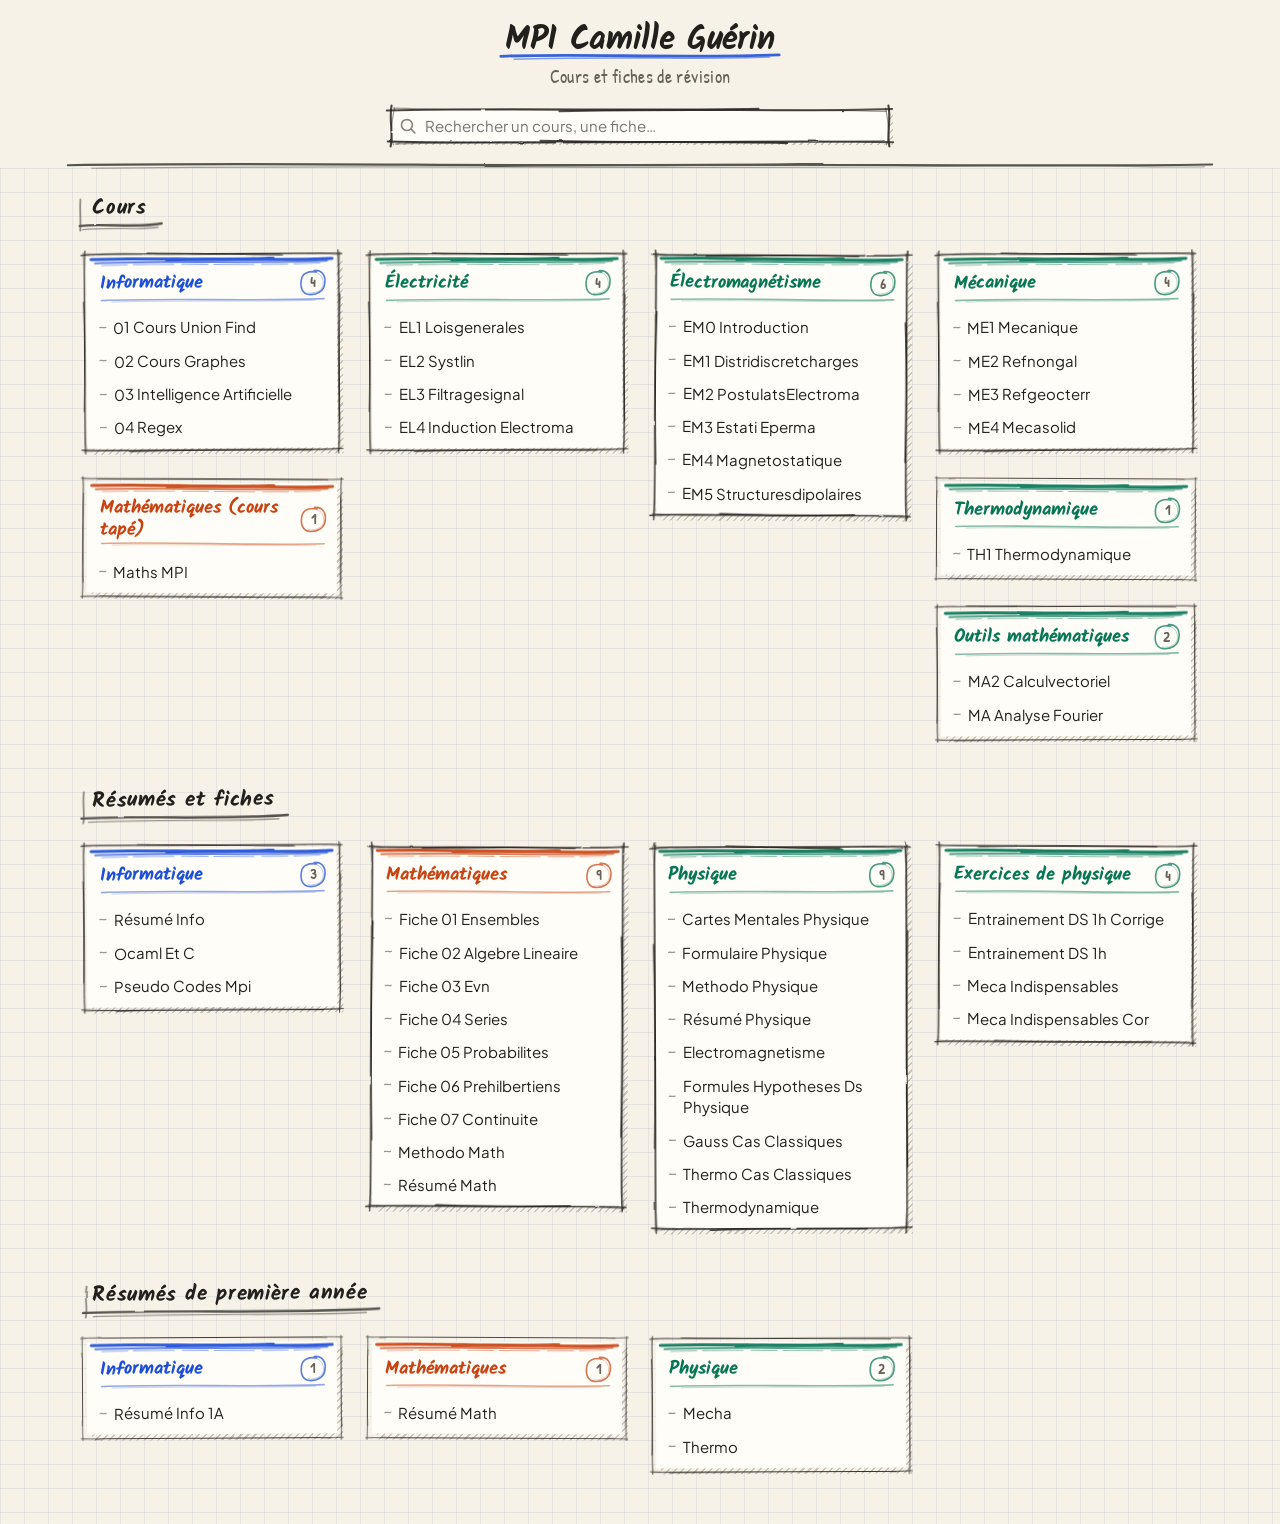
<file: index.html>
<!DOCTYPE html>
<html lang="fr">
<head>
<meta charset="UTF-8">
<meta name="viewport" content="width=device-width, initial-scale=1.0">
<title>MPI Camille Guérin</title>
<link rel="stylesheet" href="styles.css">
</head>
<body>
<header>
  <h1>MPI Camille Guérin</h1>
  <p>Cours et fiches de révision</p>
  <input id="filtre" type="search" placeholder="Rechercher un cours, une fiche…" aria-label="Rechercher">
</header>
<main>
<section><h2>Cours</h2><div class="grille">
<div class="carte info"><h3>Informatique <span>4</span></h3><ul>
<li><a href="cat0/01-cours-union-find.pdf" target="_blank">01 cours union find</a></li>
<li><a href="cat0/02-cours-graphes.pdf" target="_blank">02 cours graphes</a></li>
<li><a href="cat0/03-Intelligence-artificielle.pdf" target="_blank">03 Intelligence artificielle</a></li>
<li><a href="cat0/04-regex.pdf" target="_blank">04 regex</a></li>
</ul></div>
<div class="carte math"><h3>Mathématiques (cours tapé) <span>1</span></h3><ul>
<li><a href="cat0/Maths_MPI.pdf" target="_blank">Maths MPI</a></li>
</ul></div>
<div class="carte physique"><h3>Électricité <span>4</span></h3><ul>
<li><a href="cat0/EL1_Loisgenerales.pdf" target="_blank">EL1 Loisgenerales</a></li>
<li><a href="cat0/EL2_systlin.pdf" target="_blank">EL2 systlin</a></li>
<li><a href="cat0/EL3_Filtragesignal.pdf" target="_blank">EL3 Filtragesignal</a></li>
<li><a href="cat0/EL4_Induction_electroma.pdf" target="_blank">EL4 Induction electroma</a></li>
</ul></div>
<div class="carte physique"><h3>Électromagnétisme <span>6</span></h3><ul>
<li><a href="cat0/EM0_introduction.pdf" target="_blank">EM0 introduction</a></li>
<li><a href="cat0/EM1_Distridiscretcharges.pdf" target="_blank">EM1 Distridiscretcharges</a></li>
<li><a href="cat0/EM2_PostulatsElectroma.pdf" target="_blank">EM2 PostulatsElectroma</a></li>
<li><a href="cat0/EM3_Estati_Eperma.pdf" target="_blank">EM3 Estati Eperma</a></li>
<li><a href="cat0/EM4_Magnetostatique.pdf" target="_blank">EM4 Magnetostatique</a></li>
<li><a href="cat0/EM5_Structuresdipolaires.pdf" target="_blank">EM5 Structuresdipolaires</a></li>
</ul></div>
<div class="carte physique"><h3>Mécanique <span>4</span></h3><ul>
<li><a href="cat0/ME1_Mecanique.pdf" target="_blank">ME1 Mecanique</a></li>
<li><a href="cat0/ME2_Refnongal.pdf" target="_blank">ME2 Refnongal</a></li>
<li><a href="cat0/ME3_Refgeocterr.pdf" target="_blank">ME3 Refgeocterr</a></li>
<li><a href="cat0/ME4_Mecasolid.pdf" target="_blank">ME4 Mecasolid</a></li>
</ul></div>
<div class="carte physique"><h3>Thermodynamique <span>1</span></h3><ul>
<li><a href="cat0/TH1_Thermodynamique.pdf" target="_blank">TH1 Thermodynamique</a></li>
</ul></div>
<div class="carte physique"><h3>Outils mathématiques <span>2</span></h3><ul>
<li><a href="cat0/MA2_Calculvectoriel.pdf" target="_blank">MA2 Calculvectoriel</a></li>
<li><a href="cat0/MA_Analyse_Fourier.pdf" target="_blank">MA Analyse Fourier</a></li>
</ul></div>
</div></section>
<section><h2>Résumés et fiches</h2><div class="grille">
<div class="carte info"><h3>Informatique <span>3</span></h3><ul>
<li><a href="cat1/Résumé-Info.pdf" target="_blank">Résumé Info</a></li>
<li><a href="cat1/ocaml-et-c.pdf" target="_blank">ocaml et c</a></li>
<li><a href="cat1/pseudo-codes-mpi.pdf" target="_blank">pseudo codes mpi</a></li>
</ul></div>
<div class="carte math"><h3>Mathématiques <span>9</span></h3><ul>
<li><a href="cat1/fiche_01_ensembles.pdf" target="_blank">fiche 01 ensembles</a></li>
<li><a href="cat1/fiche_02_algebre_lineaire.pdf" target="_blank">fiche 02 algebre lineaire</a></li>
<li><a href="cat1/fiche_03_evn.pdf" target="_blank">fiche 03 evn</a></li>
<li><a href="cat1/fiche_04_series.pdf" target="_blank">fiche 04 series</a></li>
<li><a href="cat1/fiche_05_probabilites.pdf" target="_blank">fiche 05 probabilites</a></li>
<li><a href="cat1/fiche_06_prehilbertiens.pdf" target="_blank">fiche 06 prehilbertiens</a></li>
<li><a href="cat1/fiche_07_continuite.pdf" target="_blank">fiche 07 continuite</a></li>
<li><a href="cat1/Methodo-Math.pdf" target="_blank">Methodo Math</a></li>
<li><a href="cat1/Résumé-Math.pdf" target="_blank">Résumé Math</a></li>
</ul></div>
<div class="carte physique"><h3>Physique <span>9</span></h3><ul>
<li><a href="cat1/Cartes-Mentales-Physique.pdf" target="_blank">Cartes Mentales Physique</a></li>
<li><a href="cat1/Formulaire-Physique.pdf" target="_blank">Formulaire Physique</a></li>
<li><a href="cat1/Methodo-Physique.pdf" target="_blank">Methodo Physique</a></li>
<li><a href="cat1/Résumé-Physique.pdf" target="_blank">Résumé Physique</a></li>
<li><a href="cat1/electromagnetisme.pdf" target="_blank">electromagnetisme</a></li>
<li><a href="cat1/formules-hypotheses-ds-physique.pdf" target="_blank">formules hypotheses ds physique</a></li>
<li><a href="cat1/gauss-cas-classiques.pdf" target="_blank">gauss cas classiques</a></li>
<li><a href="cat1/thermo-cas-classiques.pdf" target="_blank">thermo cas classiques</a></li>
<li><a href="cat1/thermodynamique.pdf" target="_blank">thermodynamique</a></li>
</ul></div>
<div class="carte physique"><h3>Exercices de physique <span>4</span></h3><ul>
<li><a href="cat1/Entrainement-DS-1h-Corrige.pdf" target="_blank">Entrainement DS 1h Corrige</a></li>
<li><a href="cat1/Entrainement-DS-1h.pdf" target="_blank">Entrainement DS 1h</a></li>
<li><a href="cat1/Meca_indispensables.pdf" target="_blank">Meca indispensables</a></li>
<li><a href="cat1/Meca_indispensables_cor.pdf" target="_blank">Meca indispensables cor</a></li>
</ul></div>
</div></section>
<section><h2>Résumés de première année</h2><div class="grille">
<div class="carte info"><h3>Informatique <span>1</span></h3><ul>
<li><a href="cat2/Résumé-Info-1A.pdf" target="_blank">Résumé Info 1A</a></li>
</ul></div>
<div class="carte math"><h3>Mathématiques <span>1</span></h3><ul>
<li><a href="cat2/Résumé-Math.pdf" target="_blank">Résumé Math</a></li>
</ul></div>
<div class="carte physique"><h3>Physique <span>2</span></h3><ul>
<li><a href="cat2/Mecha.pdf" target="_blank">Mecha</a></li>
<li><a href="cat2/Thermo.pdf" target="_blank">Thermo</a></li>
</ul></div>
</div></section>
</main>
<script>
const filtre = document.getElementById("filtre");
filtre.addEventListener("input", () => {
  const q = filtre.value.toLowerCase().normalize("NFD").replace(/\p{M}/gu, "");
  document.querySelectorAll(".carte").forEach(c => {
    let n = 0;
    c.querySelectorAll("li").forEach(li => {
      const ok = li.textContent.toLowerCase().normalize("NFD").replace(/\p{M}/gu, "").includes(q);
      li.hidden = !ok; n += ok;
    });
    c.hidden = n === 0;
  });
});
</script>
</body>
</html>
</file>
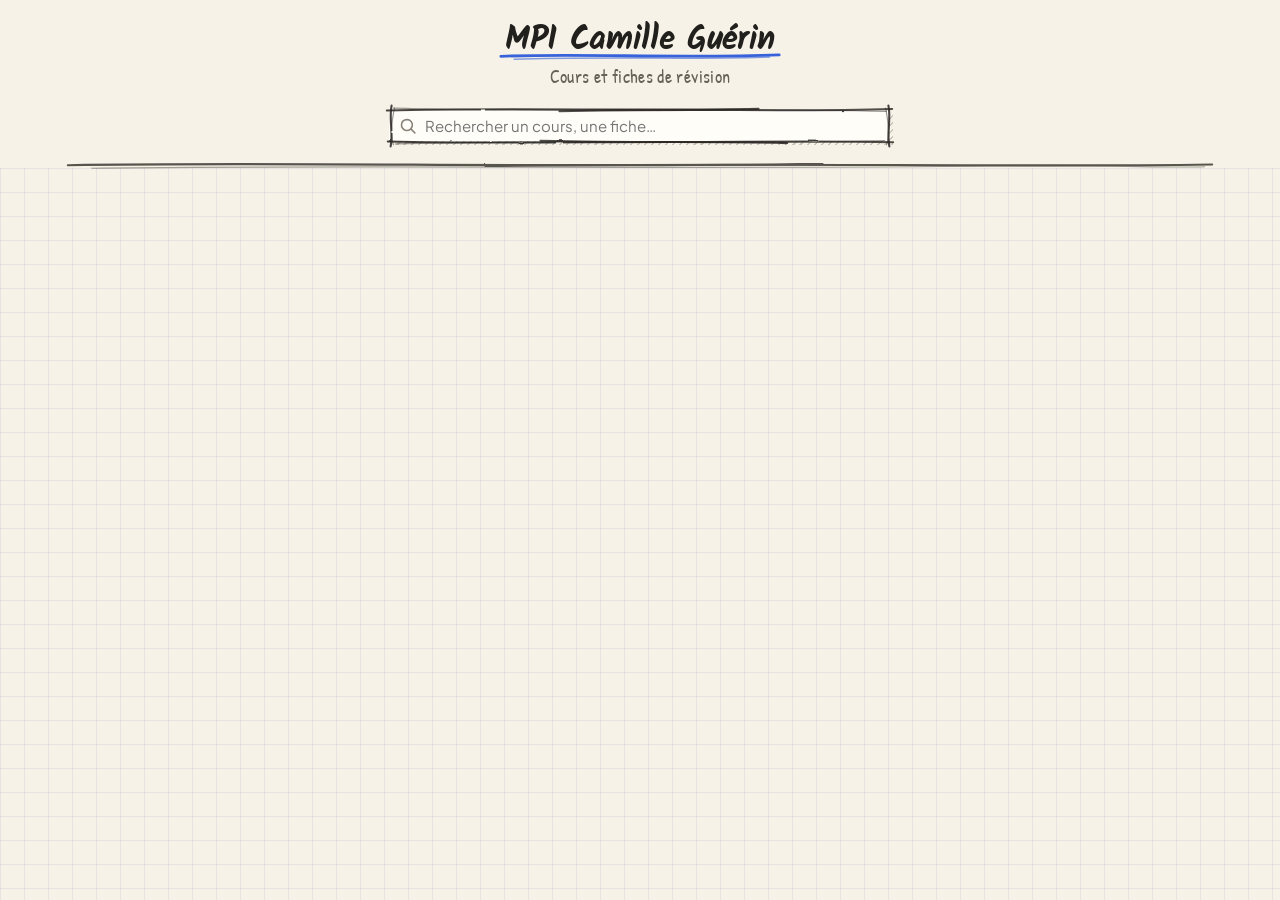
<file: modele.html>
<!DOCTYPE html>
<html lang="fr">
<head>
<meta charset="UTF-8">
<meta name="viewport" content="width=device-width, initial-scale=1.0">
<title>MPI Camille Guérin</title>
<link rel="stylesheet" href="styles.css">
</head>
<body>
<header>
  <h1>MPI Camille Guérin</h1>
  <p>Cours et fiches de révision</p>
  <input id="filtre" type="search" placeholder="Rechercher un cours, une fiche…" aria-label="Rechercher">
</header>
<main>
<!-- CATEGORIES -->
</main>
<script>
const filtre = document.getElementById("filtre");
filtre.addEventListener("input", () => {
  const q = filtre.value.toLowerCase().normalize("NFD").replace(/\p{M}/gu, "");
  document.querySelectorAll(".carte").forEach(c => {
    let n = 0;
    c.querySelectorAll("li").forEach(li => {
      const ok = li.textContent.toLowerCase().normalize("NFD").replace(/\p{M}/gu, "").includes(q);
      li.hidden = !ok; n += ok;
    });
    c.hidden = n === 0;
  });
});
</script>
</body>
</html>
</file>
<file: styles.css>
@import url('https://fonts.googleapis.com/css2?family=Kalam:wght@400;700&family=Patrick+Hand&family=Plus+Jakarta+Sans:wght@400;500;600&display=swap');

:root {
  --fond: #f6f2e8;
  --carreaux: rgba(95, 115, 145, 0.11);
  --carte: #fffdf8;
  --texte: #22201d;
  --doux: #686158;
  --bord: #2b2723;
  --ombre-hachure: rgba(43, 39, 35, 0.22);
  --survol: rgba(43, 39, 35, 0.06);
  --math: #c84312;
  --info: #1d4ed8;
  --physique: #067655;
  --autre: #7339d6;

  /* Bordures composées de vrais coups de crayon superposés (traits qui se relaient à mi-parcours,
     esquisses décalées qui se croisent, dépassements francs aux coins et grain graphite via feTurbulence) */
  --cadre-crayon-1: url("data:image/svg+xml,%3Csvg xmlns='http://www.w3.org/2000/svg' viewBox='0 0 320 320'%3E%3Cdefs%3E%3Cfilter id='g' x='-10%25' y='-10%25' width='120%25' height='120%25'%3E%3CfeTurbulence type='fractalNoise' baseFrequency='0.045' numOctaves='3' seed='5' result='n'/%3E%3CfeDisplacementMap in='SourceGraphic' in2='n' scale='4.2' xChannelSelector='R' yChannelSelector='G'/%3E%3C/filter%3E%3C/defs%3E%3Cg filter='url(%23g)' fill='none' stroke='%232b2723' stroke-linecap='round' stroke-linejoin='round'%3E%3C!-- Haut : 3 coups de crayon qui se chevauchent --%3E%3Cpath stroke-width='3.8' stroke-opacity='0.9' d='M 4,18 C 62,11 138,14 218,19'/%3E%3Cpath stroke-width='3.6' stroke-opacity='0.86' d='M 108,12 C 182,18 252,11 315,16'/%3E%3Cpath stroke-width='2.1' stroke-opacity='0.52' d='M 10,12 C 95,21 205,9 310,20'/%3E%3Cpath stroke-width='1.5' stroke-opacity='0.34' stroke-dasharray='28 10 46 12 22 8' d='M 18,21 C 120,11 220,20 304,12'/%3E%3C!-- Bas : coups de crayon croisés --%3E%3Cpath stroke-width='3.8' stroke-opacity='0.9' d='M 5,303 C 78,309 162,301 242,306'/%3E%3Cpath stroke-width='3.6' stroke-opacity='0.86' d='M 92,308 C 175,301 248,308 316,302'/%3E%3Cpath stroke-width='2.1' stroke-opacity='0.52' d='M 12,308 C 110,299 215,310 308,300'/%3E%3Cpath stroke-width='1.4' stroke-opacity='0.32' stroke-dasharray='36 9 24 10 44 8' d='M 20,300 C 130,308 230,300 300,307'/%3E%3C!-- Gauche : coups de crayon verticaux --%3E%3Cpath stroke-width='3.7' stroke-opacity='0.88' d='M 17,4 C 11,72 18,148 13,226'/%3E%3Cpath stroke-width='3.6' stroke-opacity='0.86' d='M 12,104 C 19,178 11,248 16,315'/%3E%3Cpath stroke-width='2.1' stroke-opacity='0.5' d='M 11,12 C 20,105 10,210 19,308'/%3E%3C!-- Droite : coups de crayon verticaux --%3E%3Cpath stroke-width='3.8' stroke-opacity='0.9' d='M 303,5 C 309,78 301,158 306,238'/%3E%3Cpath stroke-width='3.6' stroke-opacity='0.86' d='M 308,96 C 301,172 308,246 302,316'/%3E%3Cpath stroke-width='2.1' stroke-opacity='0.52' d='M 309,11 C 300,108 310,212 301,309'/%3E%3Cpath stroke-width='1.5' stroke-opacity='0.32' stroke-dasharray='30 10 48 12' d='M 301,22 C 308,125 300,225 307,298'/%3E%3C/g%3E%3C/svg%3E");

  --cadre-crayon-2: url("data:image/svg+xml,%3Csvg xmlns='http://www.w3.org/2000/svg' viewBox='0 0 320 320'%3E%3Cdefs%3E%3Cfilter id='g' x='-10%25' y='-10%25' width='120%25' height='120%25'%3E%3CfeTurbulence type='fractalNoise' baseFrequency='0.045' numOctaves='3' seed='12' result='n'/%3E%3CfeDisplacementMap in='SourceGraphic' in2='n' scale='4.2' xChannelSelector='R' yChannelSelector='G'/%3E%3C/filter%3E%3C/defs%3E%3Cg filter='url(%23g)' fill='none' stroke='%232b2723' stroke-linecap='round' stroke-linejoin='round'%3E%3Cpath stroke-width='3.8' stroke-opacity='0.9' d='M 5,14 C 75,20 155,11 235,17'/%3E%3Cpath stroke-width='3.6' stroke-opacity='0.86' d='M 88,19 C 168,12 245,19 316,13'/%3E%3Cpath stroke-width='2.1' stroke-opacity='0.52' d='M 11,20 C 108,10 212,21 309,11'/%3E%3Cpath stroke-width='3.8' stroke-opacity='0.9' d='M 4,306 C 72,300 152,308 230,302'/%3E%3Cpath stroke-width='3.6' stroke-opacity='0.86' d='M 102,301 C 180,308 252,300 315,306'/%3E%3Cpath stroke-width='2.1' stroke-opacity='0.52' d='M 10,301 C 102,310 208,299 310,309'/%3E%3Cpath stroke-width='1.5' stroke-opacity='0.34' stroke-dasharray='32 9 44 11 20 8' d='M 22,308 C 125,300 225,309 298,302'/%3E%3Cpath stroke-width='3.7' stroke-opacity='0.88' d='M 14,5 C 20,76 11,154 17,232'/%3E%3Cpath stroke-width='3.6' stroke-opacity='0.86' d='M 18,92 C 11,170 19,244 13,316'/%3E%3Cpath stroke-width='2.1' stroke-opacity='0.5' d='M 19,11 C 10,108 21,214 12,309'/%3E%3Cpath stroke-width='1.4' stroke-opacity='0.32' stroke-dasharray='26 9 42 11' d='M 12,24 C 19,128 11,228 18,296'/%3E%3Cpath stroke-width='3.8' stroke-opacity='0.9' d='M 306,4 C 300,74 308,152 302,230'/%3E%3Cpath stroke-width='3.6' stroke-opacity='0.86' d='M 301,102 C 308,178 300,250 306,315'/%3E%3Cpath stroke-width='2.1' stroke-opacity='0.52' d='M 301,10 C 310,104 299,208 309,310'/%3E%3C/g%3E%3C/svg%3E");

  --cadre-filtre: url("data:image/svg+xml,%3Csvg xmlns='http://www.w3.org/2000/svg' viewBox='0 0 540 54' preserveAspectRatio='none'%3E%3Cdefs%3E%3Cfilter id='gf' x='-5%25' y='-15%25' width='110%25' height='130%25'%3E%3CfeTurbulence type='fractalNoise' baseFrequency='0.05' numOctaves='2' seed='7' result='n'/%3E%3CfeDisplacementMap in='SourceGraphic' in2='n' scale='2.2' xChannelSelector='R' yChannelSelector='G'/%3E%3C/filter%3E%3C/defs%3E%3Cg filter='url(%23gf)' fill='none' stroke='%232b2723' stroke-linecap='round'%3E%3Cpath vector-effect='non-scaling-stroke' stroke-width='2.1' stroke-opacity='0.85' d='M 3,8 C 125,4 265,9 395,6'/%3E%3Cpath vector-effect='non-scaling-stroke' stroke-width='2.0' stroke-opacity='0.82' d='M 185,9 C 315,5 435,10 536,6'/%3E%3Cpath vector-effect='non-scaling-stroke' stroke-width='1.15' stroke-opacity='0.46' d='M 10,5 C 185,11 365,4 530,9'/%3E%3Cpath vector-effect='non-scaling-stroke' stroke-width='2.1' stroke-opacity='0.88' d='M 4,46 C 145,50 295,44 425,48'/%3E%3Cpath vector-effect='non-scaling-stroke' stroke-width='2.0' stroke-opacity='0.82' d='M 165,45 C 305,49 430,44 537,47'/%3E%3Cpath vector-effect='non-scaling-stroke' stroke-width='1.15' stroke-opacity='0.46' d='M 12,49 C 195,43 375,50 528,45'/%3E%3Cpath vector-effect='non-scaling-stroke' stroke-width='2.1' stroke-opacity='0.86' d='M 8,2 C 5,18 10,36 7,52'/%3E%3Cpath vector-effect='non-scaling-stroke' stroke-width='1.2' stroke-opacity='0.48' d='M 11,5 C 8,22 6,38 10,50'/%3E%3Cpath vector-effect='non-scaling-stroke' stroke-width='2.1' stroke-opacity='0.86' d='M 532,2 C 535,18 530,36 533,52'/%3E%3Cpath vector-effect='non-scaling-stroke' stroke-width='1.2' stroke-opacity='0.48' d='M 529,5 C 532,22 534,38 530,50'/%3E%3C/g%3E%3C/svg%3E");
}

@media (prefers-color-scheme: dark) {
  :root {
    --fond: #161619;
    --carreaux: rgba(255, 255, 255, 0.04);
    --carte: #1f1f24;
    --texte: #efece6;
    --doux: #a09a90;
    --bord: #e2ded4;
    --ombre-hachure: rgba(226, 222, 212, 0.18);
    --survol: rgba(255, 255, 255, 0.065);
    --math: #fb923c;
    --info: #60a5fa;
    --physique: #34d399;
    --autre: #a78bfa;

    --cadre-crayon-1: url("data:image/svg+xml,%3Csvg xmlns='http://www.w3.org/2000/svg' viewBox='0 0 320 320'%3E%3Cdefs%3E%3Cfilter id='g' x='-10%25' y='-10%25' width='120%25' height='120%25'%3E%3CfeTurbulence type='fractalNoise' baseFrequency='0.045' numOctaves='3' seed='5' result='n'/%3E%3CfeDisplacementMap in='SourceGraphic' in2='n' scale='4.2' xChannelSelector='R' yChannelSelector='G'/%3E%3C/filter%3E%3C/defs%3E%3Cg filter='url(%23g)' fill='none' stroke='%23e2ded4' stroke-linecap='round' stroke-linejoin='round'%3E%3Cpath stroke-width='3.8' stroke-opacity='0.86' d='M 4,18 C 62,11 138,14 218,19'/%3E%3Cpath stroke-width='3.6' stroke-opacity='0.82' d='M 108,12 C 182,18 252,11 315,16'/%3E%3Cpath stroke-width='2.1' stroke-opacity='0.48' d='M 10,12 C 95,21 205,9 310,20'/%3E%3Cpath stroke-width='1.5' stroke-opacity='0.32' stroke-dasharray='28 10 46 12 22 8' d='M 18,21 C 120,11 220,20 304,12'/%3E%3Cpath stroke-width='3.8' stroke-opacity='0.86' d='M 5,303 C 78,309 162,301 242,306'/%3E%3Cpath stroke-width='3.6' stroke-opacity='0.82' d='M 92,308 C 175,301 248,308 316,302'/%3E%3Cpath stroke-width='2.1' stroke-opacity='0.48' d='M 12,308 C 110,299 215,310 308,300'/%3E%3Cpath stroke-width='1.4' stroke-opacity='0.3' stroke-dasharray='36 9 24 10 44 8' d='M 20,300 C 130,308 230,300 300,307'/%3E%3Cpath stroke-width='3.7' stroke-opacity='0.85' d='M 17,4 C 11,72 18,148 13,226'/%3E%3Cpath stroke-width='3.6' stroke-opacity='0.82' d='M 12,104 C 19,178 11,248 16,315'/%3E%3Cpath stroke-width='2.1' stroke-opacity='0.48' d='M 11,12 C 20,105 10,210 19,308'/%3E%3Cpath stroke-width='3.8' stroke-opacity='0.86' d='M 303,5 C 309,78 301,158 306,238'/%3E%3Cpath stroke-width='3.6' stroke-opacity='0.82' d='M 308,96 C 301,172 308,246 302,316'/%3E%3Cpath stroke-width='2.1' stroke-opacity='0.48' d='M 309,11 C 300,108 310,212 301,309'/%3E%3Cpath stroke-width='1.5' stroke-opacity='0.3' stroke-dasharray='30 10 48 12' d='M 301,22 C 308,125 300,225 307,298'/%3E%3C/g%3E%3C/svg%3E");

    --cadre-crayon-2: url("data:image/svg+xml,%3Csvg xmlns='http://www.w3.org/2000/svg' viewBox='0 0 320 320'%3E%3Cdefs%3E%3Cfilter id='g' x='-10%25' y='-10%25' width='120%25' height='120%25'%3E%3CfeTurbulence type='fractalNoise' baseFrequency='0.045' numOctaves='3' seed='12' result='n'/%3E%3CfeDisplacementMap in='SourceGraphic' in2='n' scale='4.2' xChannelSelector='R' yChannelSelector='G'/%3E%3C/filter%3E%3C/defs%3E%3Cg filter='url(%23g)' fill='none' stroke='%23e2ded4' stroke-linecap='round' stroke-linejoin='round'%3E%3Cpath stroke-width='3.8' stroke-opacity='0.86' d='M 5,14 C 75,20 155,11 235,17'/%3E%3Cpath stroke-width='3.6' stroke-opacity='0.82' d='M 88,19 C 168,12 245,19 316,13'/%3E%3Cpath stroke-width='2.1' stroke-opacity='0.48' d='M 11,20 C 108,10 212,21 309,11'/%3E%3Cpath stroke-width='3.8' stroke-opacity='0.86' d='M 4,306 C 72,300 152,308 230,302'/%3E%3Cpath stroke-width='3.6' stroke-opacity='0.82' d='M 102,301 C 180,308 252,300 315,306'/%3E%3Cpath stroke-width='2.1' stroke-opacity='0.48' d='M 10,301 C 102,310 208,299 310,309'/%3E%3Cpath stroke-width='1.5' stroke-opacity='0.3' stroke-dasharray='32 9 44 11 20 8' d='M 22,308 C 125,300 225,309 298,302'/%3E%3Cpath stroke-width='3.7' stroke-opacity='0.85' d='M 14,5 C 20,76 11,154 17,232'/%3E%3Cpath stroke-width='3.6' stroke-opacity='0.82' d='M 18,92 C 11,170 19,244 13,316'/%3E%3Cpath stroke-width='2.1' stroke-opacity='0.48' d='M 19,11 C 10,108 21,214 12,309'/%3E%3Cpath stroke-width='1.4' stroke-opacity='0.3' stroke-dasharray='26 9 42 11' d='M 12,24 C 19,128 11,228 18,296'/%3E%3Cpath stroke-width='3.8' stroke-opacity='0.86' d='M 306,4 C 300,74 308,152 302,230'/%3E%3Cpath stroke-width='3.6' stroke-opacity='0.82' d='M 301,102 C 308,178 300,250 306,315'/%3E%3Cpath stroke-width='2.1' stroke-opacity='0.48' d='M 301,10 C 310,104 299,208 309,310'/%3E%3C/g%3E%3C/svg%3E");

    --cadre-filtre: url("data:image/svg+xml,%3Csvg xmlns='http://www.w3.org/2000/svg' viewBox='0 0 540 54' preserveAspectRatio='none'%3E%3Cdefs%3E%3Cfilter id='gf' x='-5%25' y='-15%25' width='110%25' height='130%25'%3E%3CfeTurbulence type='fractalNoise' baseFrequency='0.05' numOctaves='2' seed='7' result='n'/%3E%3CfeDisplacementMap in='SourceGraphic' in2='n' scale='2.2' xChannelSelector='R' yChannelSelector='G'/%3E%3C/filter%3E%3C/defs%3E%3Cg filter='url(%23gf)' fill='none' stroke='%23e2ded4' stroke-linecap='round'%3E%3Cpath vector-effect='non-scaling-stroke' stroke-width='2.1' stroke-opacity='0.82' d='M 3,8 C 125,4 265,9 395,6'/%3E%3Cpath vector-effect='non-scaling-stroke' stroke-width='2.0' stroke-opacity='0.78' d='M 185,9 C 315,5 435,10 536,6'/%3E%3Cpath vector-effect='non-scaling-stroke' stroke-width='1.15' stroke-opacity='0.44' d='M 10,5 C 185,11 365,4 530,9'/%3E%3Cpath vector-effect='non-scaling-stroke' stroke-width='2.1' stroke-opacity='0.84' d='M 4,46 C 145,50 295,44 425,48'/%3E%3Cpath vector-effect='non-scaling-stroke' stroke-width='2.0' stroke-opacity='0.78' d='M 165,45 C 305,49 430,44 537,47'/%3E%3Cpath vector-effect='non-scaling-stroke' stroke-width='1.15' stroke-opacity='0.44' d='M 12,49 C 195,43 375,50 528,45'/%3E%3Cpath vector-effect='non-scaling-stroke' stroke-width='2.1' stroke-opacity='0.82' d='M 8,2 C 5,18 10,36 7,52'/%3E%3Cpath vector-effect='non-scaling-stroke' stroke-width='1.2' stroke-opacity='0.44' d='M 11,5 C 8,22 6,38 10,50'/%3E%3Cpath vector-effect='non-scaling-stroke' stroke-width='2.1' stroke-opacity='0.82' d='M 532,2 C 535,18 530,36 533,52'/%3E%3Cpath vector-effect='non-scaling-stroke' stroke-width='1.2' stroke-opacity='0.44' d='M 529,5 C 532,22 534,38 530,50'/%3E%3C/g%3E%3C/svg%3E");
  }
}

* {
  box-sizing: border-box;
}

body {
  margin: 0;
  background-color: var(--fond);
  background-image:
    linear-gradient(to right, var(--carreaux) 1px, transparent 1px),
    linear-gradient(to bottom, var(--carreaux) 1px, transparent 1px);
  background-size: 24px 24px;
  color: var(--texte);
  font: 15px/1.45 "Plus Jakarta Sans", system-ui, -apple-system, "Segoe UI", Roboto, sans-serif;
}

header {
  position: sticky;
  top: 0;
  z-index: 10;
  background-color: color-mix(in srgb, var(--fond) 92%, transparent);
  backdrop-filter: blur(6px);
  padding: 1.35rem 16px 1.25rem;
  text-align: center;
}

/* Double coup de crayon séparateur en bas du header */
header::after {
  content: "";
  position: absolute;
  left: 50%;
  bottom: -4px;
  transform: translateX(-50%);
  width: min(72rem, 96%);
  height: 12px;
  background-color: var(--bord);
  opacity: 0.78;
  -webkit-mask: url("data:image/svg+xml,%3Csvg xmlns='http://www.w3.org/2000/svg' viewBox='0 0 1200 16' preserveAspectRatio='none'%3E%3Cdefs%3E%3Cfilter id='gh'%3E%3CfeTurbulence type='fractalNoise' baseFrequency='0.04' numOctaves='2' result='n'/%3E%3CfeDisplacementMap in='SourceGraphic' in2='n' scale='2.2'/%3E%3C/filter%3E%3C/defs%3E%3Cg filter='url(%23gh)' fill='none' stroke='black' stroke-linecap='round'%3E%3Cpath vector-effect='non-scaling-stroke' d='M 4,7 C 240,2 510,11 790,5' stroke-width='2.2'/%3E%3Cpath vector-effect='non-scaling-stroke' d='M 440,8 C 720,3 980,10 1196,6' stroke-width='2.1'/%3E%3Cpath vector-effect='non-scaling-stroke' d='M 28,11 C 320,6 660,13 960,8 C 1085,6 1150,11 1188,9' stroke-width='1.15' stroke-opacity='0.52'/%3E%3C/g%3E%3C/svg%3E") no-repeat center / 100% 100%;
  mask: url("data:image/svg+xml,%3Csvg xmlns='http://www.w3.org/2000/svg' viewBox='0 0 1200 16' preserveAspectRatio='none'%3E%3Cdefs%3E%3Cfilter id='gh'%3E%3CfeTurbulence type='fractalNoise' baseFrequency='0.04' numOctaves='2' result='n'/%3E%3CfeDisplacementMap in='SourceGraphic' in2='n' scale='2.2'/%3E%3C/filter%3E%3C/defs%3E%3Cg filter='url(%23gh)' fill='none' stroke='black' stroke-linecap='round'%3E%3Cpath vector-effect='non-scaling-stroke' d='M 4,7 C 240,2 510,11 790,5' stroke-width='2.2'/%3E%3Cpath vector-effect='non-scaling-stroke' d='M 440,8 C 720,3 980,10 1196,6' stroke-width='2.1'/%3E%3Cpath vector-effect='non-scaling-stroke' d='M 28,11 C 320,6 660,13 960,8 C 1085,6 1150,11 1188,9' stroke-width='1.15' stroke-opacity='0.52'/%3E%3C/g%3E%3C/svg%3E") no-repeat center / 100% 100%;
  pointer-events: none;
}

h1 {
  margin: 0;
  font-family: "Kalam", "Patrick Hand", cursive, sans-serif;
  font-size: 2.05rem;
  font-weight: 700;
  letter-spacing: -0.01em;
  line-height: 1.15;
  display: inline-block;
  position: relative;
}

/* Coup de crayon de couleur sous le titre principal */
h1::after {
  content: "";
  position: absolute;
  left: -3%;
  right: -3%;
  bottom: -3px;
  height: 10px;
  background-color: var(--info);
  opacity: 0.88;
  -webkit-mask: url("data:image/svg+xml,%3Csvg xmlns='http://www.w3.org/2000/svg' viewBox='0 0 300 14' preserveAspectRatio='none'%3E%3Cpath vector-effect='non-scaling-stroke' d='M 4,6 C 85,2 195,9 296,4' fill='none' stroke='black' stroke-width='2.8' stroke-linecap='round'/%3E%3Cpath vector-effect='non-scaling-stroke' d='M 18,10 C 110,6 220,11 286,7' fill='none' stroke='black' stroke-width='1.5' stroke-opacity='0.6' stroke-linecap='round'/%3E%3C/svg%3E") no-repeat center / 100% 100%;
  mask: url("data:image/svg+xml,%3Csvg xmlns='http://www.w3.org/2000/svg' viewBox='0 0 300 14' preserveAspectRatio='none'%3E%3Cpath vector-effect='non-scaling-stroke' d='M 4,6 C 85,2 195,9 296,4' fill='none' stroke='black' stroke-width='2.8' stroke-linecap='round'/%3E%3Cpath vector-effect='non-scaling-stroke' d='M 18,10 C 110,6 220,11 286,7' fill='none' stroke='black' stroke-width='1.5' stroke-opacity='0.6' stroke-linecap='round'/%3E%3C/svg%3E") no-repeat center / 100% 100%;
}

header p {
  margin: 0.3rem 0 0.85rem;
  font-family: "Patrick Hand", "Kalam", cursive, sans-serif;
  font-size: 1.12rem;
  color: var(--doux);
  letter-spacing: 0.02em;
}

#filtre {
  -webkit-appearance: none;
  appearance: none;
  display: block;
  margin: 0 auto;
  width: min(32rem, 100%);
  padding: 0.72rem 1rem 0.72rem 2.55rem;
  font: inherit;
  color: inherit;
  background-color: transparent;
  background-image:
    url("data:image/svg+xml,%3Csvg xmlns='http://www.w3.org/2000/svg' width='18' height='18' viewBox='0 0 24 24' fill='none' stroke='%238a8278' stroke-width='2.1' stroke-linecap='round' stroke-linejoin='round'%3E%3Cpath d='M10.5 3.5 C14.8 3.2 18.2 6.8 17.8 11.2 C17.4 15.5 13.6 18.4 9.6 17.9 C5.5 17.4 2.8 13.8 3.4 9.5 C3.9 5.8 6.9 3.7 10.5 3.5 Z'/%3E%3Cpath d='M16.2 16.2 L21.2 21.4'/%3E%3C/svg%3E"),
    var(--cadre-filtre),
    linear-gradient(var(--carte), var(--carte)),
    repeating-linear-gradient(-45deg, var(--ombre-hachure) 0 1.5px, transparent 1.5px 5px);
  background-repeat: no-repeat;
  background-position: 0.95rem center, center center, 5px 5px, 9px 9px;
  background-size: 18px 18px, 100% 100%, calc(100% - 12px) calc(100% - 12px), calc(100% - 12px) calc(100% - 12px);
  border: none;
  transition: transform 0.15s ease;
}

#filtre:focus {
  outline: none;
  transform: scale(1.01) rotate(-0.15deg);
}

main {
  max-width: 72rem;
  margin: 0 auto;
  padding: 1.5rem 16px 3rem;
}

section + section {
  margin-top: 2.5rem;
}

h2 {
  display: inline-block;
  position: relative;
  margin: 0 0 1.15rem 0.15rem;
  padding: 0.15rem 0.65rem 0.35rem;
  font-family: "Kalam", "Patrick Hand", cursive, sans-serif;
  font-size: 1.32rem;
  font-weight: 700;
  letter-spacing: 0.03em;
  color: var(--texte);
  transform: rotate(-0.5deg);
}

/* Coups de crayon encadrant/soulignant le titre de section */
h2::after {
  content: "";
  position: absolute;
  inset: 0 -6px -2px -4px;
  background-color: var(--bord);
  opacity: 0.78;
  -webkit-mask: url("data:image/svg+xml,%3Csvg xmlns='http://www.w3.org/2000/svg' viewBox='0 0 240 44' preserveAspectRatio='none'%3E%3Cdefs%3E%3Cfilter id='gs'%3E%3CfeTurbulence type='fractalNoise' baseFrequency='0.05' numOctaves='2' result='n'/%3E%3CfeDisplacementMap in='SourceGraphic' in2='n' scale='2'/%3E%3C/filter%3E%3C/defs%3E%3Cg filter='url(%23gs)' fill='none' stroke='black' stroke-linecap='round'%3E%3Cpath vector-effect='non-scaling-stroke' d='M 4,36 C 78,33 162,39 236,34' stroke-width='2.4'/%3E%3Cpath vector-effect='non-scaling-stroke' d='M 12,40 C 92,37 175,41 226,38' stroke-width='1.3' stroke-opacity='0.58'/%3E%3Cpath vector-effect='non-scaling-stroke' d='M 7,8 C 5,20 8,32 6,41' stroke-width='1.8' stroke-opacity='0.65'/%3E%3C/g%3E%3C/svg%3E") no-repeat center / 100% 100%;
  mask: url("data:image/svg+xml,%3Csvg xmlns='http://www.w3.org/2000/svg' viewBox='0 0 240 44' preserveAspectRatio='none'%3E%3Cdefs%3E%3Cfilter id='gs'%3E%3CfeTurbulence type='fractalNoise' baseFrequency='0.05' numOctaves='2' result='n'/%3E%3CfeDisplacementMap in='SourceGraphic' in2='n' scale='2'/%3E%3C/filter%3E%3C/defs%3E%3Cg filter='url(%23gs)' fill='none' stroke='black' stroke-linecap='round'%3E%3Cpath vector-effect='non-scaling-stroke' d='M 4,36 C 78,33 162,39 236,34' stroke-width='2.4'/%3E%3Cpath vector-effect='non-scaling-stroke' d='M 12,40 C 92,37 175,41 226,38' stroke-width='1.3' stroke-opacity='0.58'/%3E%3Cpath vector-effect='non-scaling-stroke' d='M 7,8 C 5,20 8,32 6,41' stroke-width='1.8' stroke-opacity='0.65'/%3E%3C/g%3E%3C/svg%3E") no-repeat center / 100% 100%;
  pointer-events: none;
}

.grille {
  columns: 15rem 4;
  column-gap: 1.15rem;
}

.carte {
  --c: var(--autre);
  --cadre: var(--cadre-crayon-1);
  position: relative;
  /* Fond papier strictement à l'intérieur des coups de crayon + ombre hachurée au crayon décalée en bas à droite */
  background:
    linear-gradient(var(--carte), var(--carte)) no-repeat 7px 7px / calc(100% - 16px) calc(100% - 16px),
    repeating-linear-gradient(
      -45deg,
      var(--ombre-hachure) 0px,
      var(--ombre-hachure) 1.5px,
      transparent 1.5px,
      transparent 5px
    ) no-repeat 12px 12px / calc(100% - 15px) calc(100% - 15px);
  padding: 1.15rem 0.9rem 0.85rem;
  break-inside: avoid;
  margin-bottom: 1.15rem;
  transition: transform 0.18s ease;
}

.carte:nth-child(even) {
  --cadre: var(--cadre-crayon-2);
}

.carte:nth-child(4n+1) { transform: rotate(-0.3deg); }
.carte:nth-child(4n+2) { transform: rotate(0.25deg); }
.carte:nth-child(4n+3) { transform: rotate(-0.2deg); }
.carte:nth-child(4n+4) { transform: rotate(0.3deg); }

.carte:hover {
  transform: translate(-1px, -2px) rotate(0deg);
}

/* Bordure en coups de crayon autour de la carte */
.carte::before {
  content: "";
  position: absolute;
  inset: 0 2px 2px 0;
  z-index: 2;
  border: 22px solid transparent;
  border-image: var(--cadre) 44 / 22px / 0 stretch;
  pointer-events: none;
}

/* Coups de crayon de couleur (griffonnage / hachures) sur le bord supérieur de la carte */
.carte::after {
  content: "";
  position: absolute;
  top: 7px;
  left: 9px;
  right: 11px;
  height: 12px;
  z-index: 2;
  background-color: var(--c);
  opacity: 0.92;
  -webkit-mask: url("data:image/svg+xml,%3Csvg xmlns='http://www.w3.org/2000/svg' viewBox='0 0 300 16' preserveAspectRatio='none'%3E%3Cdefs%3E%3Cfilter id='gc'%3E%3CfeTurbulence type='fractalNoise' baseFrequency='0.06' numOctaves='2' result='n'/%3E%3CfeDisplacementMap in='SourceGraphic' in2='n' scale='2.2'/%3E%3C/filter%3E%3C/defs%3E%3Cg filter='url(%23gc)' fill='none' stroke='black' stroke-linecap='round' stroke-linejoin='round'%3E%3Cpath vector-effect='non-scaling-stroke' d='M 3,4 C 75,1 155,7 225,3' stroke-width='3.0'/%3E%3Cpath vector-effect='non-scaling-stroke' d='M 95,5 C 175,2 240,7 297,4' stroke-width='2.8'/%3E%3Cpath vector-effect='non-scaling-stroke' d='M 8,9 C 95,5 205,11 291,7' stroke-width='1.9' stroke-opacity='0.75'/%3E%3Cpath vector-effect='non-scaling-stroke' d='M 16,12 C 110,9 215,14 282,10' stroke-width='1.15' stroke-opacity='0.48' stroke-dasharray='26 6 40 8'/%3E%3C/g%3E%3C/svg%3E") no-repeat center / 100% 100%;
  mask: url("data:image/svg+xml,%3Csvg xmlns='http://www.w3.org/2000/svg' viewBox='0 0 300 16' preserveAspectRatio='none'%3E%3Cdefs%3E%3Cfilter id='gc'%3E%3CfeTurbulence type='fractalNoise' baseFrequency='0.06' numOctaves='2' result='n'/%3E%3CfeDisplacementMap in='SourceGraphic' in2='n' scale='2.2'/%3E%3C/filter%3E%3C/defs%3E%3Cg filter='url(%23gc)' fill='none' stroke='black' stroke-linecap='round' stroke-linejoin='round'%3E%3Cpath vector-effect='non-scaling-stroke' d='M 3,4 C 75,1 155,7 225,3' stroke-width='3.0'/%3E%3Cpath vector-effect='non-scaling-stroke' d='M 95,5 C 175,2 240,7 297,4' stroke-width='2.8'/%3E%3Cpath vector-effect='non-scaling-stroke' d='M 8,9 C 95,5 205,11 291,7' stroke-width='1.9' stroke-opacity='0.75'/%3E%3Cpath vector-effect='non-scaling-stroke' d='M 16,12 C 110,9 215,14 282,10' stroke-width='1.15' stroke-opacity='0.48' stroke-dasharray='26 6 40 8'/%3E%3C/g%3E%3C/svg%3E") no-repeat center / 100% 100%;
  pointer-events: none;
}

.carte.math { --c: var(--math); }
.carte.info { --c: var(--info); }
.carte.physique { --c: var(--physique); }

h3 {
  display: flex;
  justify-content: space-between;
  align-items: center;
  gap: 0.5rem;
  position: relative;
  margin: 0.15rem 0.35rem 0.5rem;
  padding-bottom: 0.4rem;
  font-family: "Kalam", "Patrick Hand", cursive, sans-serif;
  font-size: 1.15rem;
  line-height: 1.2;
  color: var(--c);
}

/* Trait de crayon fin sous le titre de la carte */
h3::after {
  content: "";
  position: absolute;
  left: 0;
  right: 0;
  bottom: 0;
  height: 6px;
  background-color: var(--c);
  opacity: 0.48;
  -webkit-mask: url("data:image/svg+xml,%3Csvg xmlns='http://www.w3.org/2000/svg' viewBox='0 0 260 8' preserveAspectRatio='none'%3E%3Cpath vector-effect='non-scaling-stroke' d='M 2,4 C 80,1 175,6 258,3' fill='none' stroke='black' stroke-width='1.6' stroke-linecap='round'/%3E%3Cpath vector-effect='non-scaling-stroke' d='M 14,6 C 95,4 185,7 248,5' fill='none' stroke='black' stroke-width='0.95' stroke-opacity='0.55' stroke-linecap='round'/%3E%3C/svg%3E") no-repeat center / 100% 100%;
  mask: url("data:image/svg+xml,%3Csvg xmlns='http://www.w3.org/2000/svg' viewBox='0 0 260 8' preserveAspectRatio='none'%3E%3Cpath vector-effect='non-scaling-stroke' d='M 2,4 C 80,1 175,6 258,3' fill='none' stroke='black' stroke-width='1.6' stroke-linecap='round'/%3E%3Cpath vector-effect='non-scaling-stroke' d='M 14,6 C 95,4 185,7 248,5' fill='none' stroke='black' stroke-width='0.95' stroke-opacity='0.55' stroke-linecap='round'/%3E%3C/svg%3E") no-repeat center / 100% 100%;
}

/* Compteur entouré d'un coup de crayon à main levée */
h3 span {
  position: relative;
  display: inline-flex;
  align-items: center;
  justify-content: center;
  min-width: 1.65rem;
  height: 1.65rem;
  padding: 0 0.35rem;
  font-family: "Patrick Hand", "Kalam", cursive, sans-serif;
  font-size: 0.9rem;
  font-weight: 700;
  color: var(--doux);
  flex-shrink: 0;
}

h3 span::before {
  content: "";
  position: absolute;
  inset: -2px;
  background-color: var(--c);
  opacity: 0.72;
  -webkit-mask: url("data:image/svg+xml,%3Csvg xmlns='http://www.w3.org/2000/svg' viewBox='0 0 40 40'%3E%3Cpath d='M 22,4 C 33,3 38,12 36,22 C 35,32 25,37 15,36 C 6,35 3,26 5,16 C 6,8 15,4 25,6' fill='none' stroke='black' stroke-width='2.2' stroke-linecap='round'/%3E%3Cpath d='M 18,6 C 30,5 35,14 34,23 C 33,31 23,35 14,34' fill='none' stroke='black' stroke-width='1.1' stroke-opacity='0.5' stroke-linecap='round'/%3E%3C/svg%3E") no-repeat center / 100% 100%;
  mask: url("data:image/svg+xml,%3Csvg xmlns='http://www.w3.org/2000/svg' viewBox='0 0 40 40'%3E%3Cpath d='M 22,4 C 33,3 38,12 36,22 C 35,32 25,37 15,36 C 6,35 3,26 5,16 C 6,8 15,4 25,6' fill='none' stroke='black' stroke-width='2.2' stroke-linecap='round'/%3E%3Cpath d='M 18,6 C 30,5 35,14 34,23 C 33,31 23,35 14,34' fill='none' stroke='black' stroke-width='1.1' stroke-opacity='0.5' stroke-linecap='round'/%3E%3C/svg%3E") no-repeat center / 100% 100%;
}

ul {
  list-style: none;
  margin: 0;
  padding: 0;
}

li a {
  position: relative;
  display: block;
  padding: 0.36rem 0.45rem 0.36rem 1.2rem;
  border-radius: 4px;
  color: var(--texte);
  text-decoration: none;
  text-transform: capitalize;
  transition: color 0.15s ease, transform 0.15s ease;
}

/* Petit tiret crayonné devant chaque lien */
li a::before {
  content: "";
  position: absolute;
  left: 0.3rem;
  top: 50%;
  width: 0.5rem;
  height: 0.5rem;
  transform: translateY(-50%);
  background-color: var(--doux);
  opacity: 0.65;
  -webkit-mask: url("data:image/svg+xml,%3Csvg xmlns='http://www.w3.org/2000/svg' viewBox='0 0 16 16'%3E%3Cpath d='M 2,8 C 6,7 10,9 14,7.5' fill='none' stroke='black' stroke-width='2.6' stroke-linecap='round'/%3E%3C/svg%3E") no-repeat center / contain;
  mask: url("data:image/svg+xml,%3Csvg xmlns='http://www.w3.org/2000/svg' viewBox='0 0 16 16'%3E%3Cpath d='M 2,8 C 6,7 10,9 14,7.5' fill='none' stroke='black' stroke-width='2.6' stroke-linecap='round'/%3E%3C/svg%3E") no-repeat center / contain;
  transition: transform 0.15s ease, background-color 0.15s ease, opacity 0.15s ease;
}

/* Trait de crayon griffonné sous le lien au survol */
li a::after {
  content: "";
  position: absolute;
  left: 0.3rem;
  right: 0.3rem;
  bottom: 2px;
  height: 5px;
  background-color: var(--c);
  opacity: 0;
  transform: scaleX(0);
  transform-origin: left center;
  -webkit-mask: url("data:image/svg+xml,%3Csvg xmlns='http://www.w3.org/2000/svg' viewBox='0 0 200 8' preserveAspectRatio='none'%3E%3Cpath vector-effect='non-scaling-stroke' d='M 2,5 C 65,2 135,7 198,3' fill='none' stroke='black' stroke-width='1.8' stroke-linecap='round'/%3E%3C/svg%3E") no-repeat center / 100% 100%;
  mask: url("data:image/svg+xml,%3Csvg xmlns='http://www.w3.org/2000/svg' viewBox='0 0 200 8' preserveAspectRatio='none'%3E%3Cpath vector-effect='non-scaling-stroke' d='M 2,5 C 65,2 135,7 198,3' fill='none' stroke='black' stroke-width='1.8' stroke-linecap='round'/%3E%3C/svg%3E") no-repeat center / 100% 100%;
  transition: transform 0.2s ease, opacity 0.2s ease;
}

li a:hover,
li a:focus-visible {
  background: var(--survol);
  color: var(--c);
  outline: none;
  transform: translateX(2px);
}

li a:hover::before,
li a:focus-visible::before {
  background-color: var(--c);
  opacity: 1;
  transform: translateY(-50%) translateX(2px);
}

li a:hover::after,
li a:focus-visible::after {
  opacity: 0.75;
  transform: scaleX(1);
}
</file>
